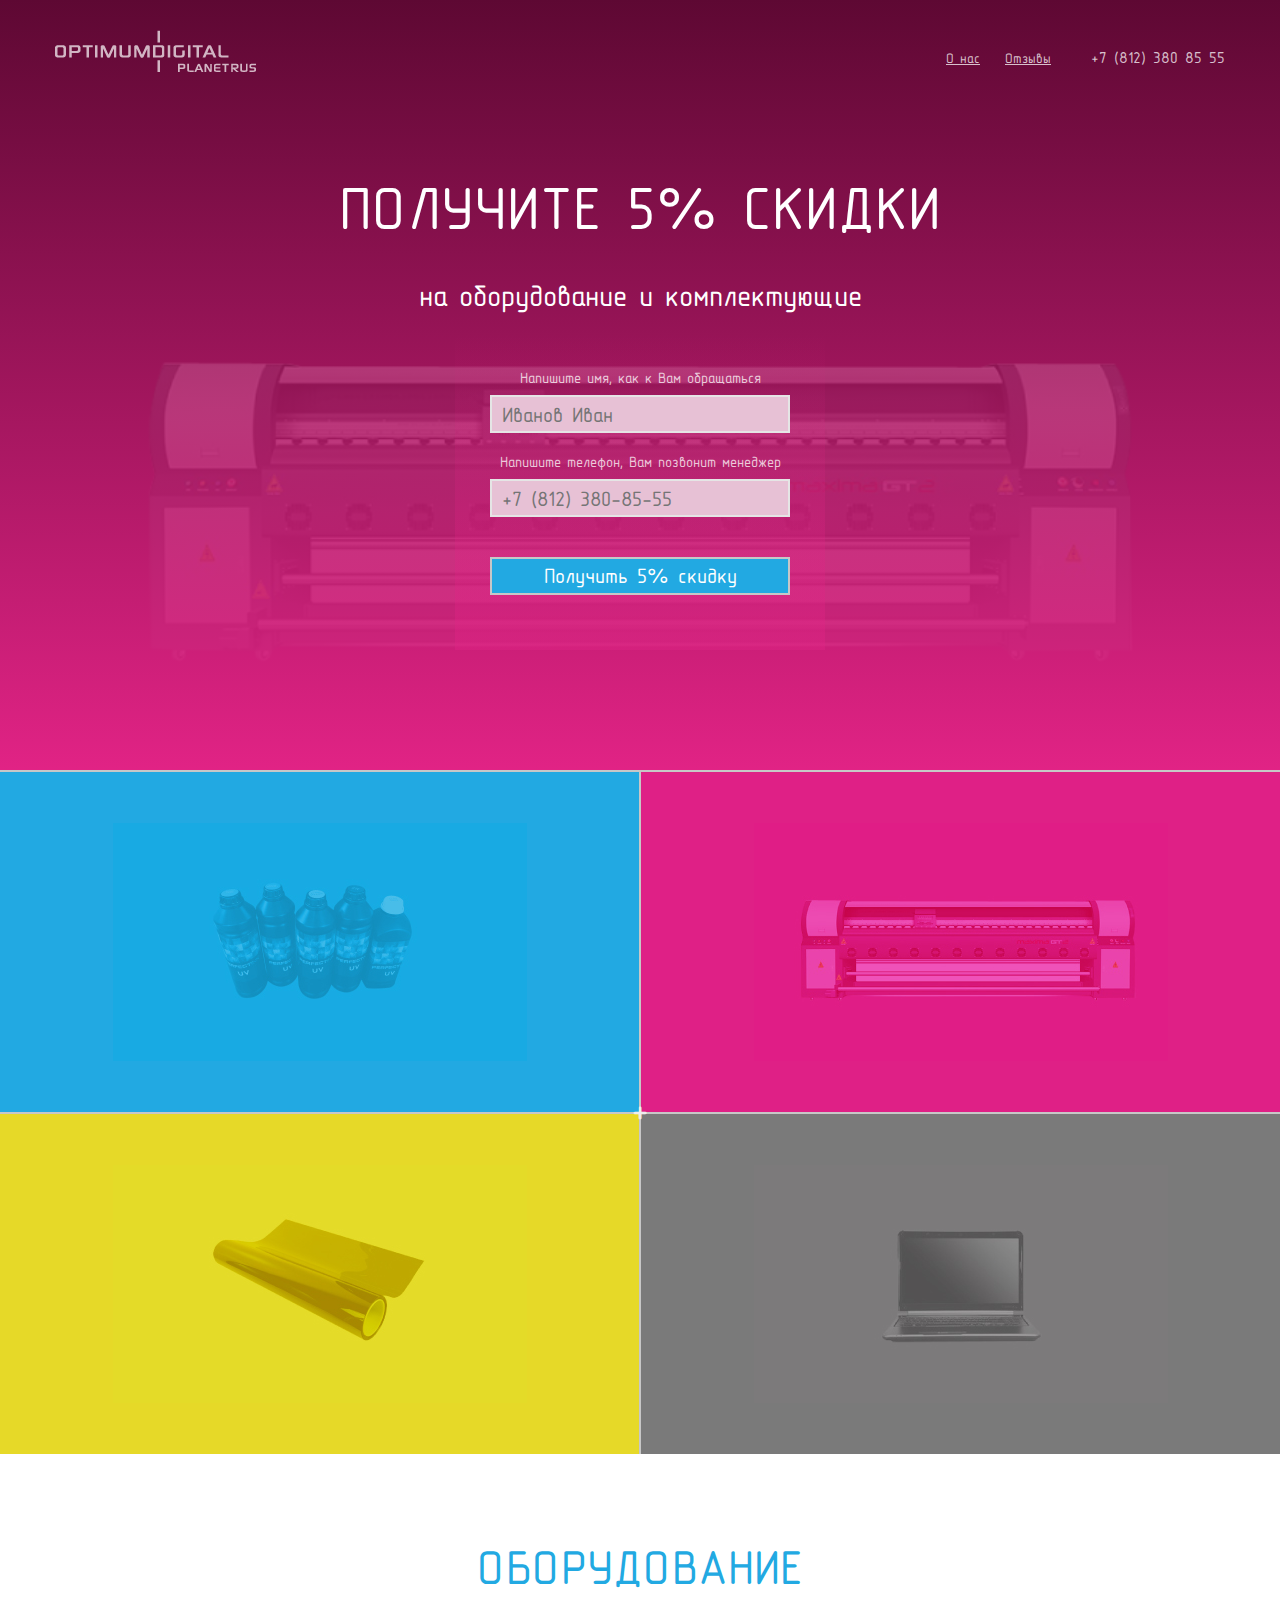
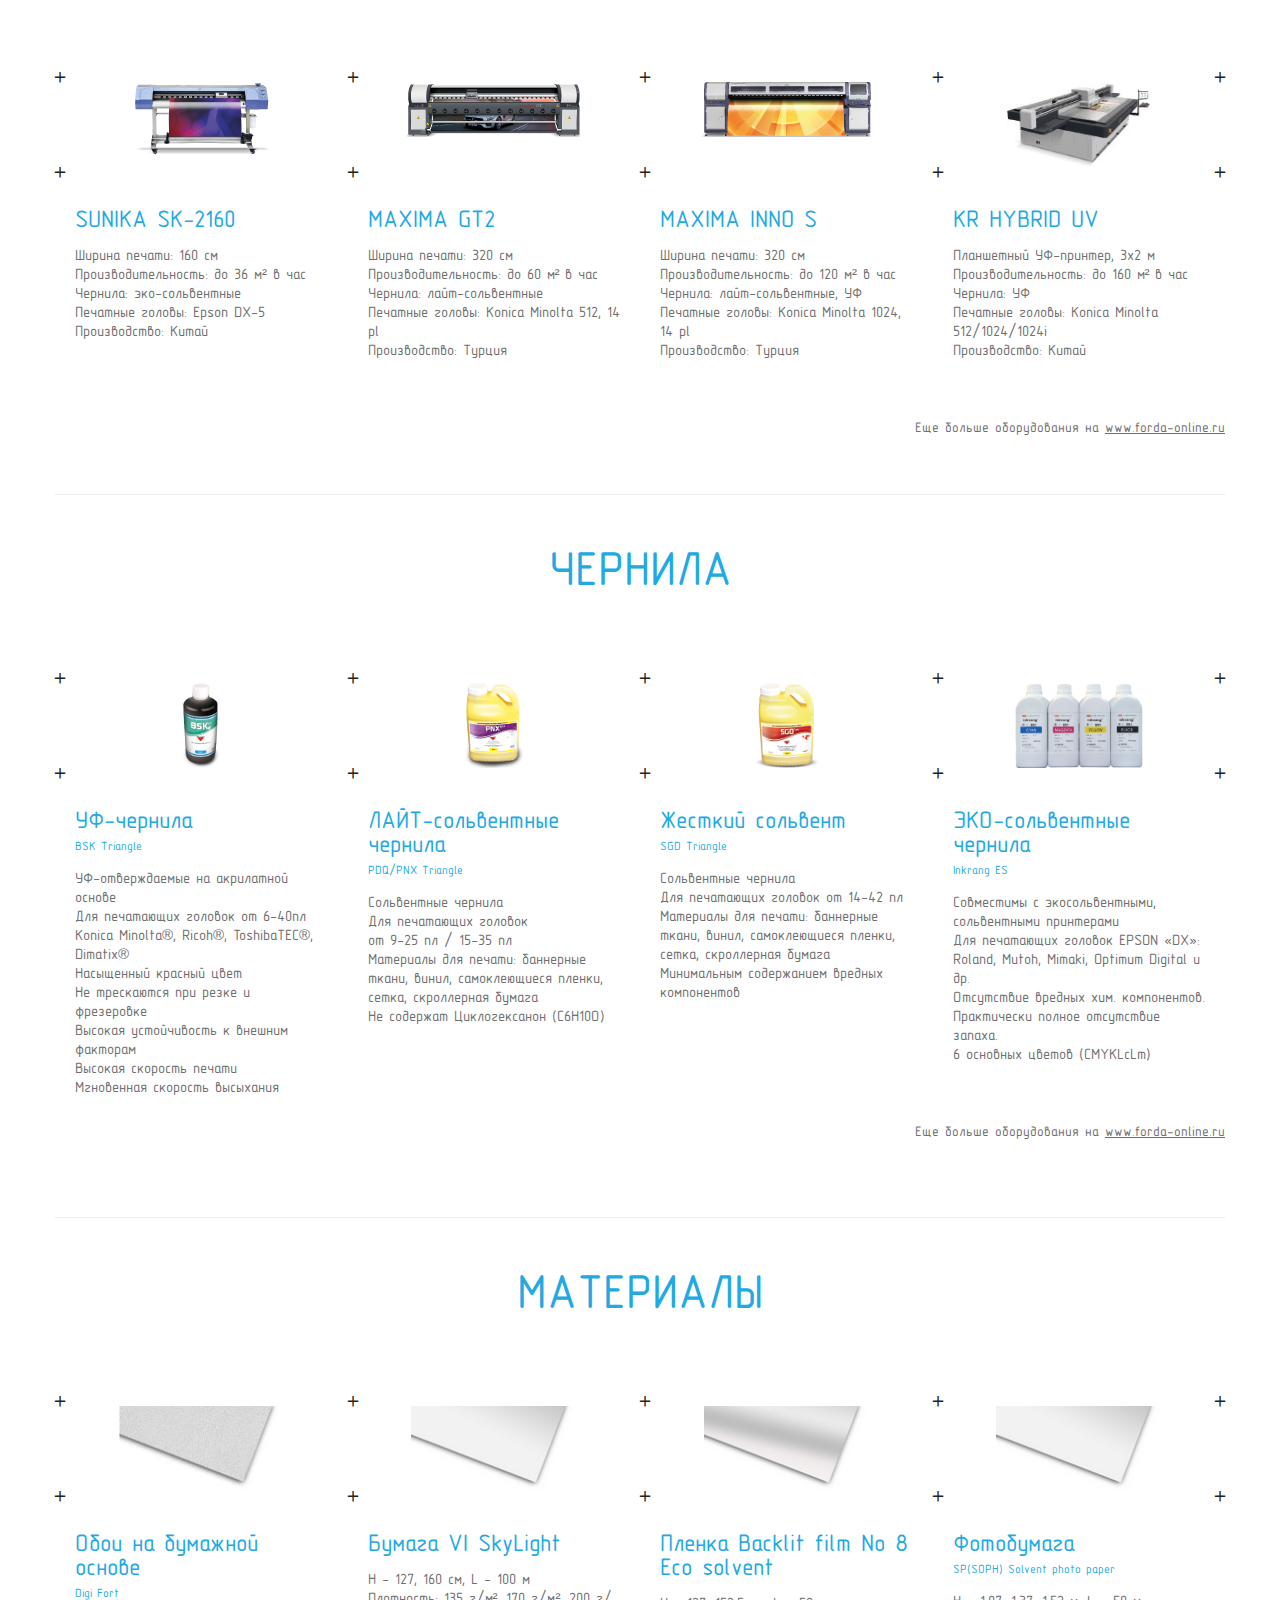
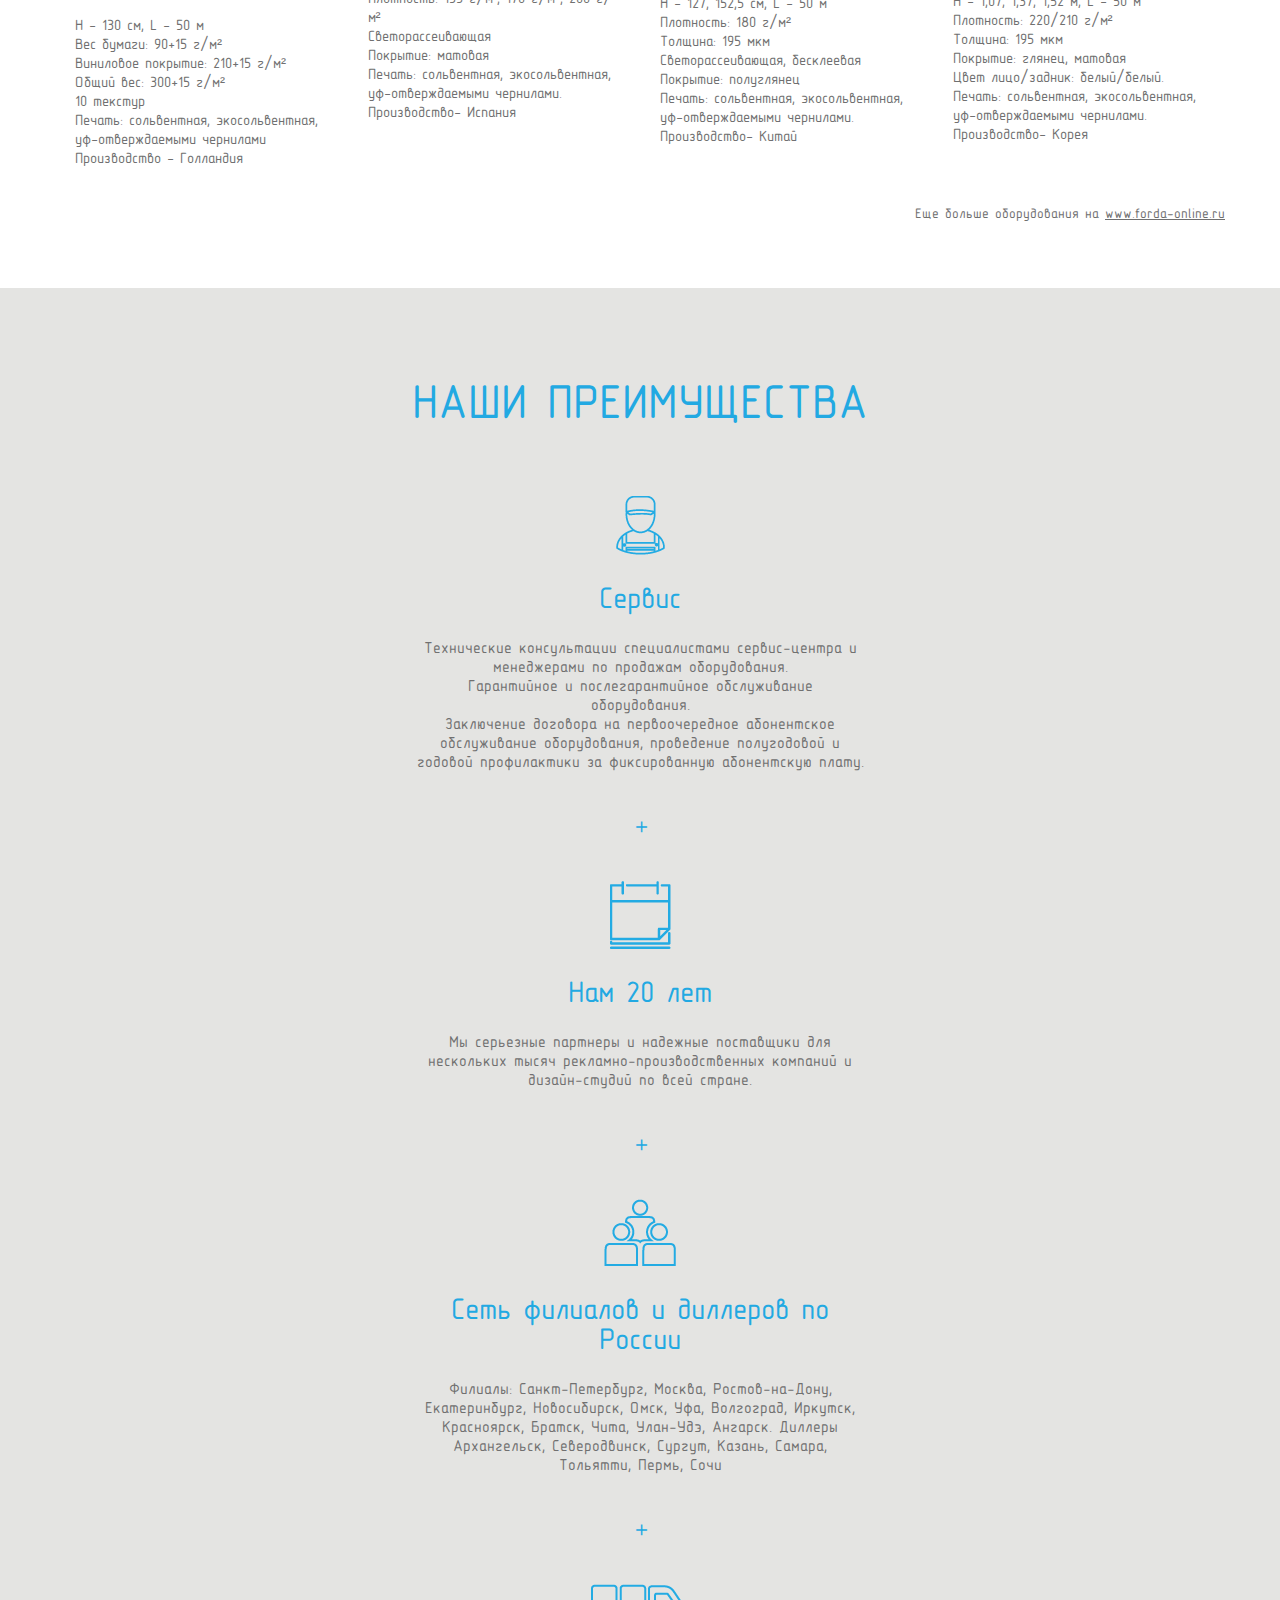
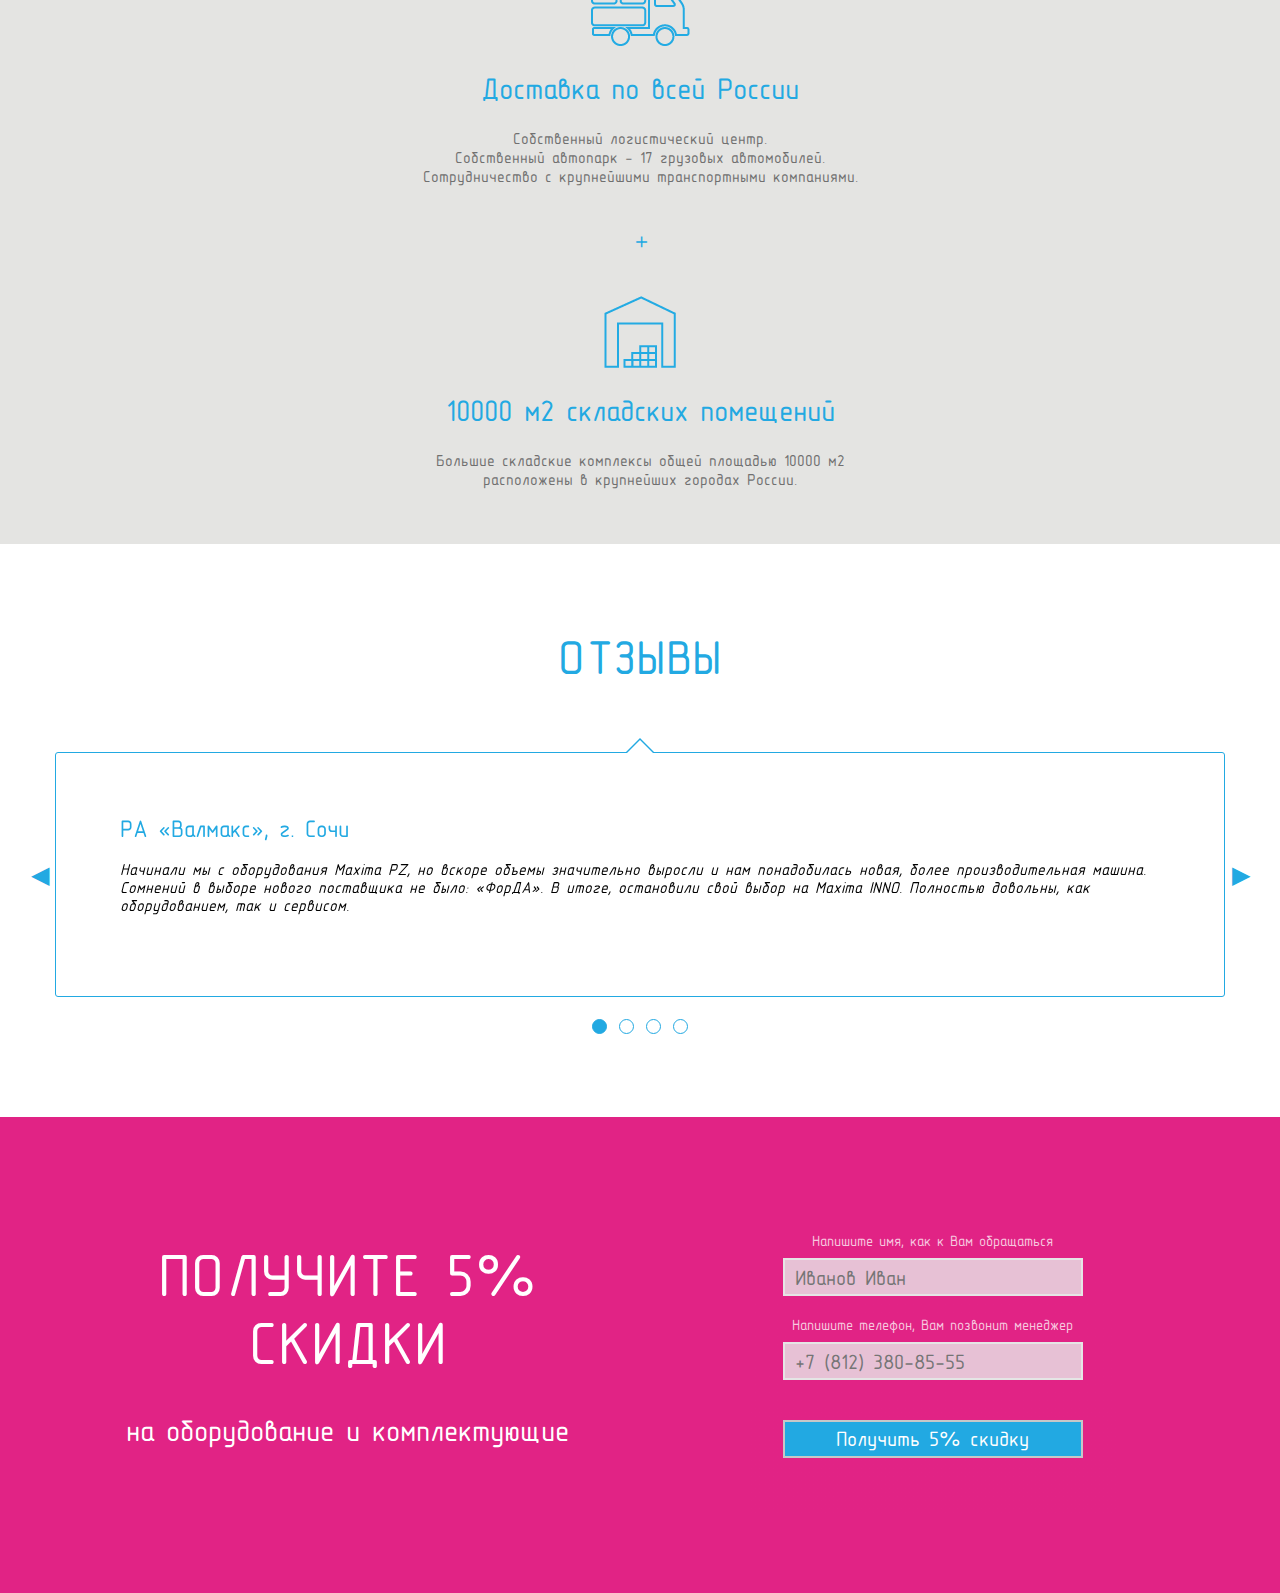
<file: index.html>
<!DOCTYPE html>
<html lang="en">

<head>
    <meta charset="UTF-8">
    <meta http-equiv="X-UA-Compatible" content="IE=edge">
    <meta name="viewport" content="width=device-width, initial-scale=1">

    <title>Forda Print</title>

    <link rel="stylesheet" href="css/import.css">

    <!--[if lt IE 9]>
    <script src="js/vendor/html5shiv.min.js"></script>
    <script src="js/vendor/html5-3.6-respond-1.1.0.min.js"></script>
    <![endif]-->

</head>

<body>

<!--[if lt IE 8]>
<p class="browsehappy">You are using an <strong>outdated</strong> browser. Please <a href="http://browsehappy.com/">upgrade your browser</a> to improve your experience.</p>
<![endif]-->


<!-- SITE HEADER start -->
<header class="site-header" data-ui-component="site-header">
    <div class="container  clear-group">

        <div class="site-header__logo">
            <a href="index.html">
                <img src="img/logo.png" alt="Forda Print">
            </a>
        </div><!-- .header-logo -->

        <div class="header-nav" data-ui-component="header-nav">
            <nav class="header-nav__navigation">
                <ul>
                    <li class="header-nav__navigation-item">
                        <a class="header-nav__navigation-link" href="index.html#about" data-scroll>О нас</a>
                    </li>
                    <li class="header-nav__navigation-item">
                        <a class="header-nav__navigation-link" href="index.html#feedback" data-scroll>Отзывы</a>
                    </li>
                </ul>
            </nav><!-- .header-nav__navigation -->
            <div class="header-nav__phone">
                <p>+7 (812) 380 85 55</p>
            </div><!-- .header-nav__phone -->
        </div><!-- .header-nav -->

    </div><!-- .container -->

    <div class="container">

        <section class="contact-form" data-ui-component="header-contact-form">

            <article class="contact-form__promo">
                <h2>Получите 5&#37; скидки</h2>
                <h3>на оборудование и комплектующие</h3>
            </article>

            <form class="contact-form__form" method="post">
                <div class="contact-form__field">
                    <label class="contact-form__label" for="name">Напишите имя, как к Вам обращаться</label>
                    <input class="contact-form__input" type="text" name="name" autocomplete="off" pattern="[а-яА-Яa-zA-Z'\s]{3,100}" required placeholder="Иванов Иван" oninvalid="setCustomValidity('Допускается кириллица и латиница в количестве от 3 до 100 символов')" onchange="setCustomValidity('')"/>
                </div><!-- .contact-form__field -->
                <div class="contact-form__field">
                    <label class="contact-form__label" for="phoe">Напишите телефон, Вам позвонит менеджер</label>
                    <input class="contact-form__input" type="text" name="phone" autocomplete="off" pattern="[0-9+-\s()]{7,20}" required placeholder="+7 (812) 380-85-55" oninvalid="setCustomValidity('Допускаются цифры, пробелы, круглые скобки и знаки сложения и вычитания в количестве от 7 до 20 символов')" onchange="setCustomValidity('')"/>
                </div><!-- .contact-form__field -->
                <div class="contact-form__field">
                    <button class="contact-form__btn" type="submit">Получить 5&#37; скидку</button>
                    <p class="contact-form__message-success" hidden>Ваша скидка уже в пути!</p>
                    <p class="contact-form__message-failure" hidden>Упс..возникла проблемка :(</p>
                </div><!-- .contact-form__field -->
            </form><!-- .contact-form__form -->
        </section><!-- .contact-form -->

    </div><!-- .container -->

</header><!-- .site-header -->
<!-- SITE HEADER end -->


<!-- CATALOG MENU start -->
<nav class="catalog-menu"  data-ui-component="main-catalog-menu">
    <ul class="catalog-menu__list  clear-group">
        <li class="[ catalog-menu__item  catalog-menu__item--inc ]">
            <a class="catalog-menu__title" href="index.html#inc" data-scroll>Чернила</a>
        </li>
        <li class="[ catalog-menu__item  catalog-menu__item--equipment ]">
            <a class="catalog-menu__title" href="index.html#equipment" data-scroll>Оборудование</a>
        </li>
        <li class="[ catalog-menu__item  catalog-menu__item--materials ]">
            <a class="catalog-menu__title" href="index.html#materials" data-scroll>Материалы</a>
        </li>
        <li class="[ catalog-menu__item  catalog-menu__item--service ]">
            <a class="catalog-menu__title" href="index.html#about" data-scroll>Сервис</a>
        </li>
    </ul>
</nav><!-- .catalog-menu -->
<!-- CATALOG MENU end -->


<!-- CATALOG start -->
<section class="content-slide" data-ui-component="content-slide">
    <div class="container">

        <!-- CATALOG BLOCK start -->
        <section class="catalog  clear-group" data-ui-component="catalog">

            <h2 class="content-slide__title" id="equipment">Оборудование</h2>

            <div class="catalog__container">
                <!-- PRODUCT start -->
                <article class="product">
                    <header class="product__header">
                        <figure class="product__image">
                            <img src="img/content/catalog_printer_1.png" alt="SUNIKA SK-2160">
                            <span class="[ product__image-art  product__image-art--520 ]"></span>
                        </figure>
                        <h3 class="product__title">SUNIKA SK-2160</h3>
                    </header>
                    <p class="product__description">Ширина печати: 160 см</p>
                    <p class="product__description">Производительность: до 36 м² в час</p>
                    <p class="product__description">Чернила: эко-сольвентные</p>
                    <p class="product__description">Печатные головы: Epson DX-5</p>
                    <p class="product__description">Производство: Китай</p>
                </article><!-- .product -->
                <!-- PRODUCT end -->
                <!-- PRODUCT start -->
                <article class="product">
                    <header class="product__header">
                        <figure class="product__image">
                            <img src="img/content/catalog_printer_2.png" alt="MAXIMA GT2">
                            <span class="[ product__image-art  product__image-art--900 ]"></span>
                        </figure>
                        <h3 class="product__title">MAXIMA GT2</h3>
                    </header>
                    <p class="product__description">Ширина печати: 320 см</p>
                    <p class="product__description">Производительность: до 60 м² в час</p>
                    <p class="product__description">Чернила: лайт-сольвентные</p>
                    <p class="product__description">Печатные головы: Konica Minolta 512, 14 pl</p>
                    <p class="product__description">Производство: Турция</p>
                </article><!-- .product -->
                <!-- PRODUCT end -->
            </div><!-- .catalog__container -->

            <div class="catalog__container">
                <!-- PRODUCT start -->
                <article class="product">
                    <header class="product__header">
                        <figure class="product__image">
                            <img src="img/content/catalog_printer_3.png" alt="MAXIMA INNO S">
                            <span class="[ product__image-art  product__image-art--520 ]"></span>
                        </figure>
                        <h3 class="product__title">MAXIMA INNO S</h3>
                    </header>
                    <p class="product__description">Ширина печати: 320 см</p>
                    <p class="product__description">Производительность: до 120 м² в час</p>
                    <p class="product__description">Чернила: лайт-сольвентные, УФ</p>
                    <p class="product__description">Печатные головы: Konica Minolta 1024, 14 pl</p>
                    <p class="product__description">Производство: Турция</p>
                </article><!-- .product -->
                <!-- PRODUCT end -->
                <!-- PRODUCT start -->
                <article class="product">
                    <header class="product__header">
                        <figure class="product__image">
                            <img src="img/content/catalog_printer_4.jpg" alt="KR HYBRID UV">
                            <span class="[ product__image-art  product__image-art--4 ]"></span>
                        </figure>
                        <h3 class="product__title">KR HYBRID UV</h3>
                    </header>
                    <p class="product__description">Планшетный УФ-принтер, 3х2 м</p>
                    <p class="product__description">Производительность: до 160 м² в час</p>
                    <p class="product__description">Чернила: УФ</p>
                    <p class="product__description">Печатные головы: Konica Minolta 512/1024/1024i</p>
                    <p class="product__description">Производство: Китай</p>
                </article><!-- .product -->
                <!-- PRODUCT end -->
            </div><!-- .catalog__container -->

            <p class="product__reference">Еще больше оборудования на <a href="http://www.forda-online.ru">www.forda-online.ru</a></p>

        </section><!-- .catalog -->
        <!-- CATALOG BLOCK end -->

        <!-- CATALOG BLOCK start -->
        <section class="catalog  clear-group" data-ui-component="catalog">

            <h2 class="content-slide__title" id="inc">Чернила</h2>

            <div class="catalog__container">
                <!-- PRODUCT start -->
                <article class="product">
                    <header class="product__header">
                        <figure class="product__image">
                            <img src="img/content/catalog_inc_1.png" alt="УФ-чернила">
                            <span class="[ product__image-art  product__image-art--520 ]"></span>
                        </figure>
                        <h3 class="product__title">УФ-чернила</h3>
                        <span class="product__title-detail">BSK Triangle</span>
                    </header>
                    <p class="product__description">УФ-отверждаемые на акрилатной основе</p>
                    <p class="product__description">Для печатающих головок от 6-40пл</p>
                    <p class="product__description">Konica Minolta&reg;, Ricoh&reg;, ToshibaTEC&reg;, Dimatix&reg;</p>
                    <p class="product__description">Насыщенный красный цвет</p>
                    <p class="product__description">Не трескаются при резке и фрезеровке</p>
                    <p class="product__description">Высокая устойчивость к внешним факторам</p>
                    <p class="product__description">Высокая скорость печати</p>
                    <p class="product__description">Мгновенная скорость высыхания</p>
                </article><!-- .product -->
                <!-- PRODUCT end -->
                <!-- PRODUCT start -->
                <article class="product">
                    <header class="product__header">
                        <figure class="product__image">
                            <img src="img/content/catalog_inc_2.png" alt="ЛАЙТ-сольвентные чернила">
                            <span class="[ product__image-art  product__image-art--900 ]"></span>
                        </figure>
                        <h3 class="product__title">ЛАЙТ-сольвентные чернила</h3>
                        <span class="product__title-detail">PDQ/PNX Triangle</span>
                    </header>
                    <p class="product__description">Сольвентные чернила</p>
                    <p class="product__description">Для печатающих головок</p>
                    <p class="product__description">от 9-25 пл / 15-35 пл</p>
                    <p class="product__description">Материалы для печати: баннерные ткани, винил, самоклеющиеся пленки, сетка, скроллерная бумага</p>
                    <p class="product__description">Не содержат Циклогексанон (С6Н10О)</p>
                </article><!-- .product -->
                <!-- PRODUCT end -->
            </div><!-- .catalog__container -->

            <div class="catalog__container">
                <!-- PRODUCT start -->
                <article class="product">
                    <header class="product__header">
                        <figure class="product__image">
                            <img src="img/content/catalog_inc_3.png" alt="Жесткий сольвент">
                            <span class="[ product__image-art  product__image-art--520 ]"></span>
                        </figure>
                        <h3 class="product__title">Жесткий сольвент</h3>
                        <span class="product__title-detail">SGD Triangle</span>
                    </header>
                    <p class="product__description">Сольвентные чернила</p>
                    <p class="product__description">Для печатающих головок от 14-42 пл</p>
                    <p class="product__description">Материалы для печати: баннерные ткани, винил, самоклеющиеся пленки, сетка, скроллерная бумага</p>
                    <p class="product__description">Минимальным содержанием вредных компонентов</p>
                </article><!-- .product -->
                <!-- PRODUCT end -->
                <!-- PRODUCT start -->
                <article class="product">
                    <header class="product__header">
                        <figure class="product__image">
                            <img src="img/content/catalog_inc_4.png" alt="ЭКО-сольвентные чернила">
                            <span class="product__image-art"></span>
                        </figure>
                        <h3 class="product__title">ЭКО-сольвентные чернила</h3>
                        <span class="product__title-detail">Inkrang ES</span>
                    </header>
                    <p class="product__description">Совместимы с экосольвентными, сольвентными принтерами</p>
                    <p class="product__description">Для печатающих головок EPSON «DX»: Roland, Mutoh, Mimaki, Optimum Digital и др.</p>
                    <p class="product__description">Отсутствие вредных хим. компонентов.</p>
                    <p class="product__description">Практически полное отсутствие запаха.</p>
                    <p class="product__description">6 основных цветов (CMYKLcLm)</p>
                </article><!-- .product -->
                <!-- PRODUCT end -->
            </div><!-- .catalog__container -->

            <p class="product__reference">Еще больше оборудования на <a href="http://www.forda-online.ru">www.forda-online.ru</a></p>

        </section><!-- .catalog -->
        <!-- CATALOG BLOCK end -->

        <!-- CATALOG BLOCK start -->
        <section class="catalog  clear-group" data-ui-component="catalog">

            <h2 class="content-slide__title" id="materials">Материалы</h2>

            <div class="catalog__container">
                <!-- PRODUCT start -->
                <article class="product">
                    <header class="product__header">
                        <figure class="product__image">
                            <img src="img/content/catalog_paper.jpg" alt="Обои на бумажной основе">
                            <span class="[ product__image-art  product__image-art--520 ]"></span>
                        </figure>
                        <h3 class="product__title">Обои на бумажной основе</h3>
                        <span class="product__title-detail">Digi Fort</span>
                    </header>
                    <p class="product__description">H - 130 см, L - 50 м</p>
                    <p class="product__description">Вес бумаги:  90+15 г/м²</p>
                    <p class="product__description">Виниловое покрытие: 210+15 г/м²</p>
                    <p class="product__description">Общий вес: 300+15 г/м²</p>
                    <p class="product__description">10 текстур</p>
                    <p class="product__description">Печать: сольвентная, экосольвентная, уф-отверждаемыми чернилами</p>
                    <p class="product__description">Производство - Голландия</p>
                </article><!-- .product -->
                <!-- PRODUCT end -->
                <!-- PRODUCT start -->
                <article class="product">
                    <header class="product__header">
                        <figure class="product__image">
                            <img src="img/content/catalog_skylight.jpg" alt="Бумага VI SkyLight">
                            <span class="[ product__image-art  product__image-art--900 ]"></span>
                        </figure>
                        <h3 class="product__title">Бумага VI SkyLight</h3>
                    </header>
                    <p class="product__description">H - 127, 160 см, L - 100 м</p>
                    <p class="product__description">Плотность: 135 г/м², 170 г/м², 200 г/м²</p>
                    <p class="product__description">Светорассеивающая</p>
                    <p class="product__description">Покрытие: матовая</p>
                    <p class="product__description">Печать: сольвентная, экосольвентная, уф-отверждаемыми чернилами.</p>
                    <p class="product__description">Производство- Испания</p>
                </article><!-- .product -->
                <!-- PRODUCT end -->
            </div><!-- .catalog__container -->

            <div class="catalog__container">
                <!-- PRODUCT start -->
                <article class="product">
                    <header class="product__header">
                        <figure class="product__image">
                            <img src="img/content/catalog_backlit.jpg" alt="Пленка Backlit film No 8 Eco solvent">
                            <span class="[ product__image-art  product__image-art--520 ]"></span>
                        </figure>
                        <h3 class="product__title">Пленка Backlit film No 8 Eco solvent</h3>
                    </header>
                    <p class="product__description">H - 127, 152,5 см, L - 50 м</p>
                    <p class="product__description">Плотность: 180 г/м²</p>
                    <p class="product__description">Толщина: 195 мкм</p>
                    <p class="product__description">Светорассеивающая, бесклеевая</p>
                    <p class="product__description">Покрытие: полуглянец</p>
                    <p class="product__description">Печать: сольвентная, экосольвентная, уф-отверждаемыми чернилами.</p>
                    <p class="product__description">Производство- Китай</p>
                </article><!-- .product -->
                <!-- PRODUCT end -->
                <!-- PRODUCT start -->
                <article class="product">
                    <header class="product__header">
                        <figure class="product__image">
                            <img src="img/content/catalog_skylight.jpg" alt="Фотобумага">
                            <span class="product__image-art"></span>
                        </figure>
                        <h3 class="product__title">Фотобумага</h3>
                        <span class="product__title-detail">SP(SOPH) Solvent  photo paper</span>
                    </header>
                    <p class="product__description">H - 1,07, 1,37, 1,52 м, L - 50 м</p>
                    <p class="product__description">Плотность: 220/210 г/м²</p>
                    <p class="product__description">Толщина: 195 мкм</p>
                    <p class="product__description">Покрытие: глянец, матовая</p>
                    <p class="product__description">Цвет лицо/задник: белый/белый.</p>
                    <p class="product__description">Печать: сольвентная, экосольвентная, уф-отверждаемыми чернилами.</p>
                    <p class="product__description">Производство- Корея</p>
                </article><!-- .product -->
                <!-- PRODUCT end -->
            </div><!-- .catalog__container -->

            <p class="product__reference">Еще больше оборудования на <a href="http://www.forda-online.ru">www.forda-online.ru</a></p>

        </section><!-- .catalog -->
        <!-- CATALOG BLOCK end -->

    </div><!-- .container -->
</section><!-- .content-slide -->
<!-- CATALOG end -->


<!-- PROMO start -->
<section class="content-slide  bg-gray" data-ui-component="content-slide-block">
    <div class="container">

        <h2 class="content-slide__title" id="about">Наши преимущества</h2>

        <!-- PROMO ITEM start -->
        <article class="promo-block" data-ui-component="promo-block">
            <span class="[ promo-block__ico  ico-service ]"></span>
            <h3 class="promo-block__title">Сервис</h3>
            <p class="promo-block__description">Технические консультации специалистами сервис-центра и менеджерами по продажам оборудования.</p>
            <p class="promo-block__description">Гарантийное и послегарантийное обслуживание оборудования.</p>
            <p class="promo-block__description">Заключение договора на первоочередное абонентское обслуживание оборудования, проведение полугодовой и годовой профилактики за фиксированную абонентскую плату.</p>
        </article><!-- .promo-block -->
        <!-- PROMO ITEM end -->

        <!-- PROMO ITEM start -->
        <article class="promo-block" data-ui-component="promo-block">
            <span class="[ promo-block__ico  ico-partners ]"></span>
            <h3 class="promo-block__title">Нам 20 лет</h3>
            <p class="promo-block__description">Мы серьезные партнеры и надежные поставщики для нескольких тысяч рекламно-производственных компаний и дизайн-студий по всей стране.</p>
        </article><!-- .promo-block -->
        <!-- PROMO ITEM end -->

        <!-- PROMO ITEM start -->
        <article class="promo-block" data-ui-component="promo-block">
            <span class="[ promo-block__ico  ico-dealer ]"></span>
            <h3 class="promo-block__title">Сеть филиалов и диллеров по России</h3>
            <p class="promo-block__description">Филиалы: Санкт-Петербург, Москва, Ростов-на-Дону, Екатеринбург, Новосибирск, Омск, Уфа, Волгоград, Иркутск, Красноярск, Братск, Чита, Улан-Удэ, Ангарск. Диллеры Архангельск, Северодвинск, Сургут, Казань, Самара, Тольятти, Пермь, Сочи</p>
        </article><!-- .promo-block -->
        <!-- PROMO ITEM end -->

        <!-- PROMO ITEM start -->
        <article class="promo-block" data-ui-component="promo-block">
            <span class="[ promo-block__ico  ico-delivery ]"></span>
            <h3 class="promo-block__title">Доставка по всей России</h3>
            <p class="promo-block__description">Собственный логистический центр.</p>
            <p class="promo-block__description">Собственный автопарк – 17 грузовых автомобилей.</p>
            <p class="promo-block__description">Сотрудничество с крупнейшими транспортными компаниями.</p>
        </article><!-- .promo-block -->
        <!-- PROMO ITEM end -->

        <!-- PROMO ITEM start -->
        <article class="promo-block" data-ui-component="promo-block">
            <span class="[ promo-block__ico  ico-store ]"></span>
            <h3 class="promo-block__title">10000 м2 складских помещений</h3>
            <p class="promo-block__description">Большие складские комплексы общей площадью 10000 м2 расположены в крупнейших городах России.</p>
        </article><!-- .promo-block -->
        <!-- PROMO ITEM end -->

    </div><!-- .container -->
</section><!-- .content-slide -->
<!-- PROMO end -->


<!-- FEEDBACK start -->
<section class="content-slide" data-ui-component="content-slide-block">
    <div class="container">

        <h2 class="content-slide__title" id="feedback">Отзывы</h2>

        <section class="feedback-slider" data-ui-component="feedback-slider">
            <div class="flexslider" id="flexslider">
                <ul class="slides">
                    <li>
                        <h4 class="feedback-slider__title">РА &laquo;Валмакс&raquo;, г. Сочи</h4>
                        <p class="feedback-slider__text">Начинали мы с оборудования Maxima PZ, но вскоре объемы значительно выросли и нам понадобилась новая, более производительная машина. Сомнений в выборе нового поставщика не было: &laquo;ФорДА&raquo;. В итоге, остановили свой выбор на Maxima INNO. Полностью довольны, как оборудованием, так и сервисом.</p>
                    </li>
                    <li>
                        <h4 class="feedback-slider__title">РА &laquo;Хамелеон&raquo;, г. Екатеринбург</h4>
                        <p class="feedback-slider__text">Приобрели широкоформатный принтер Maxima в 2012 году. Довольны, как самим аппаратом, который оказался надежным и качественным, так и подходом компании &laquo;ФорДА&raquo; к обслуживанию и сервису.</p>
                    </li>
                    <li>
                        <h4 class="feedback-slider__title">&laquo;Румитекс&raquo;, г. Екатеринбург</h4>
                        <p class="feedback-slider__text">В 2014 году мы приобрели у &laquo;Форды&raquo; планшетный принтер Viktor KJ. Нам необходимо было печатать на твердых поверхностях и данное оборудование стало оптимальным выбором для нас с точки зрения цены и качества. К сервису компании &laquo;ФорДА&raquo; у нас также нет никаких нареканий.</p>
                    </li>
                    <li>
                        <h4 class="feedback-slider__title">РПФ &laquo;Флорекс&raquo;</h4>
                        <p class="feedback-slider__text">Количество установленных у нас принтеров Maxima от компании &laquo;Форды&raquo; говорит само за себя: 4 штуки! Оптимальный выбор для тех, кому необходима производительное оборудование с достойным качеством печати.</p>
                    </li>
                </ul>
            </div>
            <div class="custom-navigation">
                <a href="index.html#" class="flex-prev">&#9664;</a>
                <div class="custom-controls-container"></div>
                <a href="index.html#" class="flex-next">&#9654;</a>
            </div><!-- .flexslider -->
        </section><!-- .feedback-slider -->
    </div><!-- .container -->
</section><!-- .content-slide -->
<!-- FEEDBACK end -->


<!-- SITE FOOTER start -->
<footer class="site-footer" data-ui-component="site-footer">
    <div class="container  clear-group">

        <section class="contact-form" data-ui-component="header-contact-form">

            <div class="site-footer__section">
                <article class="contact-form__promo">
                    <h2>Получите 5&#37; скидки</h2>
                    <h3>на оборудование и комплектующие</h3>
                </article>
            </div><!-- .site-footer__section -->

            <div class="site-footer__section">
                <form class="contact-form__form" method="post">
                    <div class="contact-form__field">
                        <label class="contact-form__label" for="name">Напишите имя, как к Вам обращаться</label>
                        <input class="contact-form__input" type="text" name="name" autocomplete="off" pattern="[а-яА-Яa-zA-Z'\s]{3,100}" required placeholder="Иванов Иван" oninvalid="setCustomValidity('Допускается кириллица и латиница в количестве от 3 до 100 символов')" onchange="setCustomValidity('')"/>
                    </div><!-- .contact-form__field -->
                    <div class="contact-form__field">
                        <label class="contact-form__label" for="phoe">Напишите телефон, Вам позвонит менеджер</label>
                        <input class="contact-form__input" type="text" name="phone" autocomplete="off" pattern="[0-9+-\s()]{7,20}" required placeholder="+7 (812) 380-85-55" oninvalid="setCustomValidity('Допускаются цифры, пробелы, круглые скобки и знаки сложения и вычитания в количестве от 7 до 20 символов')" onchange="setCustomValidity('')"/>
                    </div><!-- .contact-form__field -->
                    <div class="contact-form__field">
                        <button class="contact-form__btn" type="submit">Получить 5&#37; скидку</button>
                        <p class="contact-form__message-success" hidden>Ваша скидка уже в пути!</p>
                        <p class="contact-form__message-failure" hidden>Упс..возникла проблемка :(</p>
                    </div><!-- .contact-form__field -->
                </form><!-- .contact-form__form -->
            </div><!-- .site-footer__section -->

        </section><!-- .contact-form -->

    </div><!-- .container -->
</footer><!-- .site-footer -->
<!-- SITE FOOTER start -->

<script src="js/vendor/jquery-1.11.1.min.js"></script>
<script src="js/plugins/flexslider/jquery.flexslider-min.js"></script>
<script src="js/plugins/smoothscroll/smooth-scroll.min.js"></script>
<script src="js/main.js"></script>

</body>
</html>
</file>
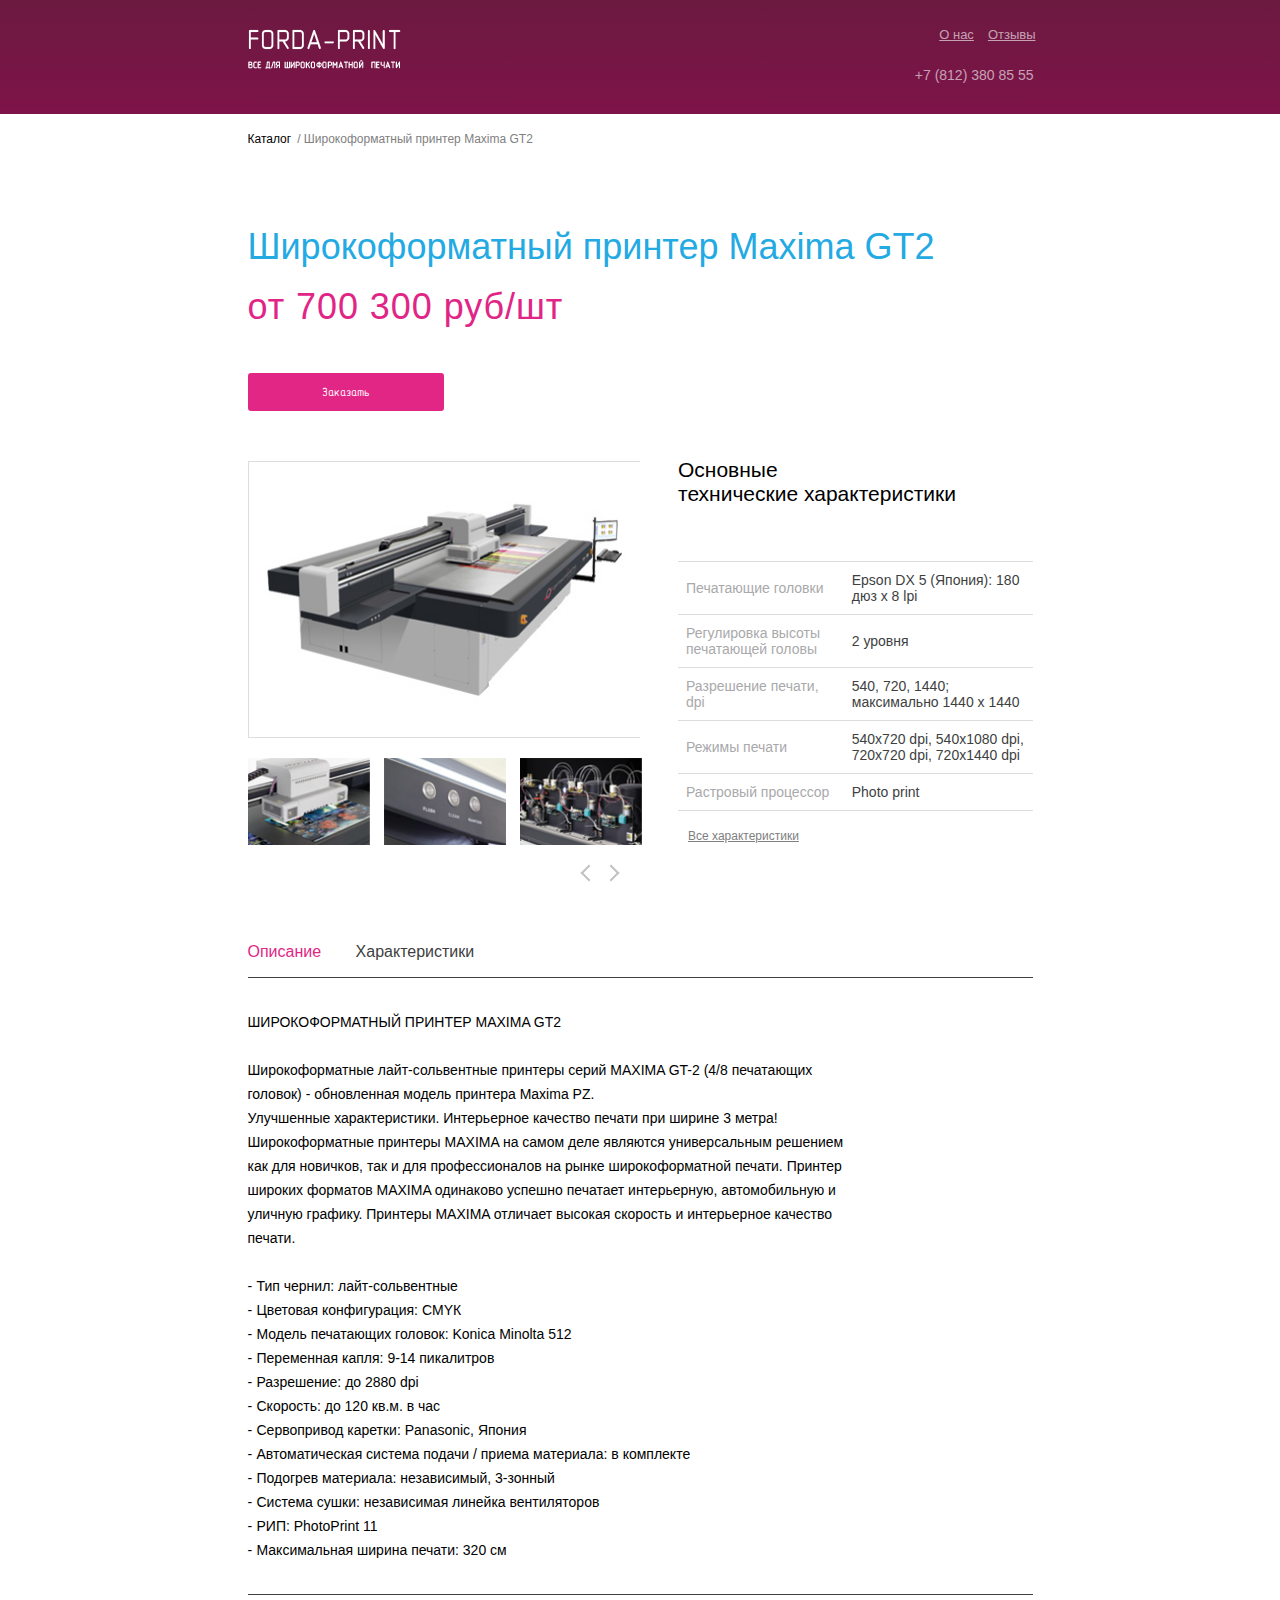
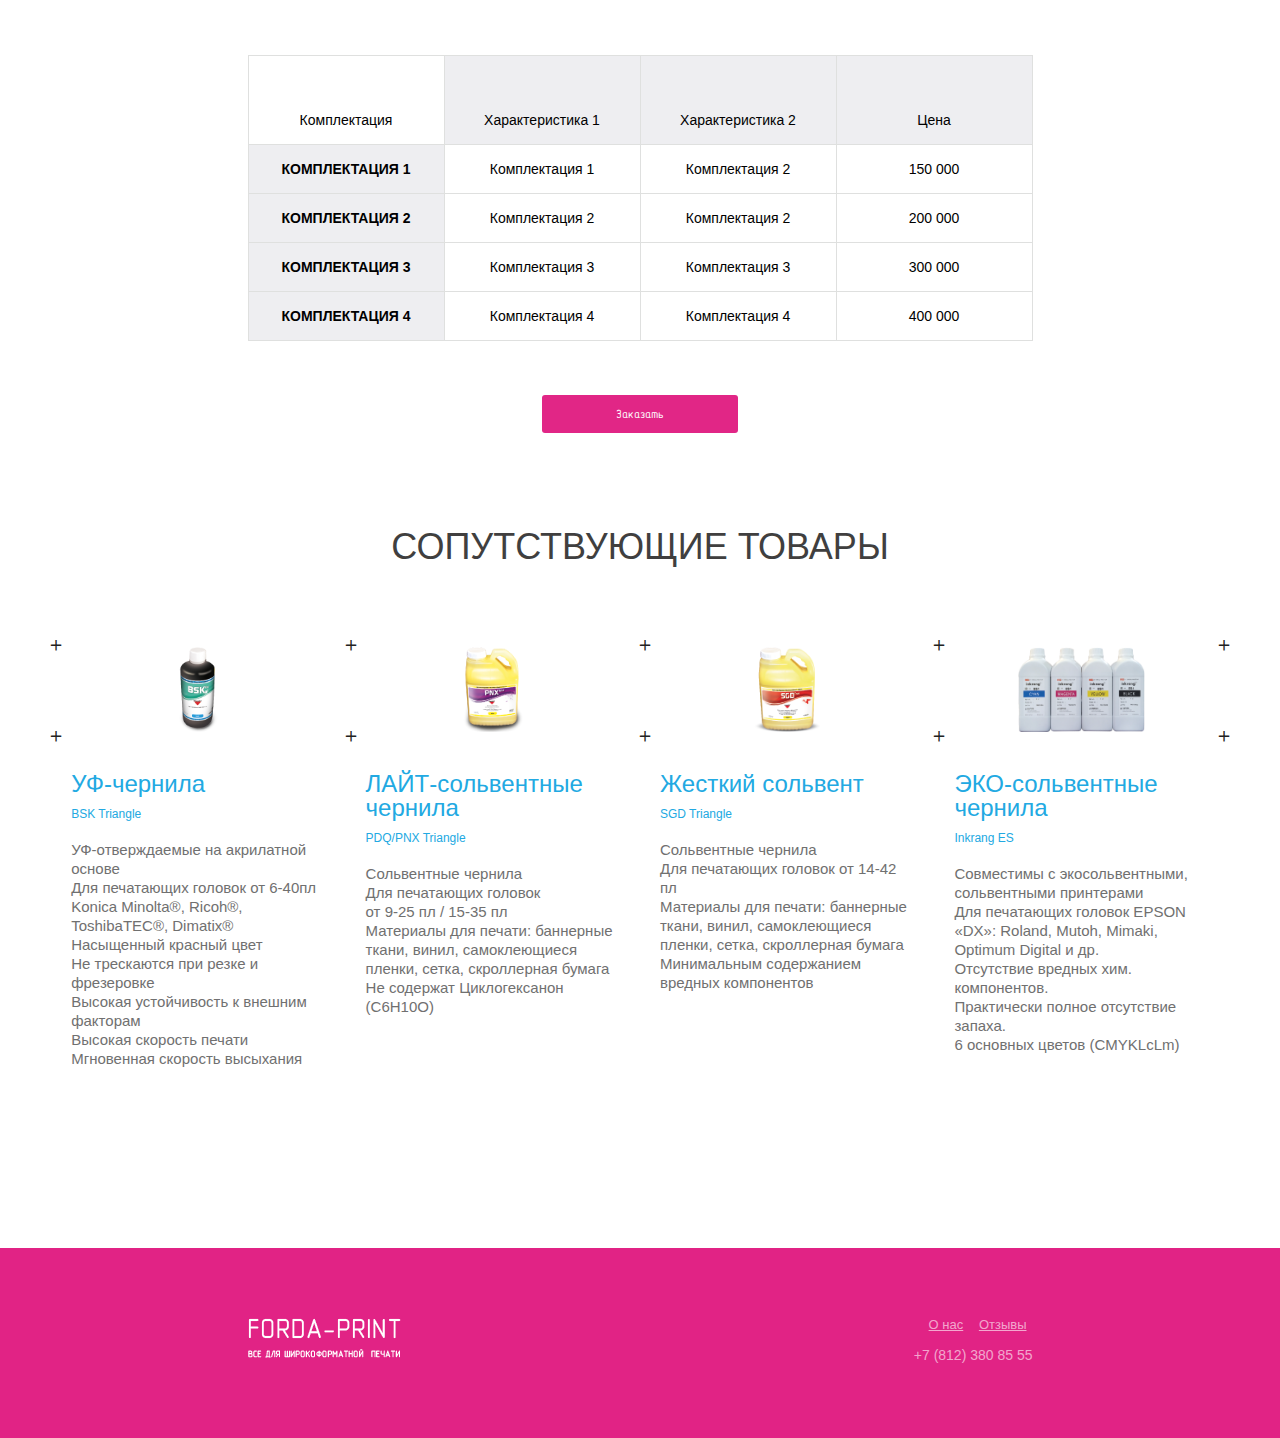
<file: product.html>
<!DOCTYPE html>
<html lang="en">

<head>
	<meta charset="UTF-8">
	<meta http-equiv="X-UA-Compatible" content="IE=edge">
	<meta name="viewport" content="width=device-width, initial-scale=1">

	<title>Forda Print</title>
	<link rel="stylesheet" href="css/plugins/slick-carousel/slick.css">
	<link rel="stylesheet" href="css/plugins/magnific-popup/magnific-popup.css">
	<link rel="stylesheet" href="css/import.css">

	<!--[if lt IE 9]>
	<link rel="stylesheet" href="css/ie.css">
	<script src="js/vendor/html5shiv.min.js"></script>
	<![endif]-->

</head>
<body class="page-inner">

	<!-- Inner Header -->
	<header class="inner-header">
		<div class="container container-narrow">
			<h1 class="hidden">Forda Print</h1>
			<p class="logo"><a href="index.html"><img src="img/logo-inner.png" width="154" height="40" alt="Forda Print"></a></p>
			<a class="tel" href="tel:+7(812)-380-85-55">+7 (812) 380 85 55</a>
			<div class="search">
				<form action="">
					<input type="text" placeholder="Поиск товаров в каталоге">
					<button type="submit"></button>
				</form>
			</div>
			<nav class="nav">
				<ul>
					<li><a href="index.html#about">О нас</a></li>
					<li><a href="index.html#feedback">Отзывы</a></li>
				</ul>
			</nav>
		</div>
	</header>

	<!-- Main -->
	<main class="main">
		<article>
			<div class="container container-narrow">

				<!-- Breadcrumbs -->
				<ul class="breadcrumbs">
					<li><a href="#">Каталог</a></li>
					<li>Широкоформатный принтер Maxima GT2</li>
				</ul>
				<!-- /Breadcrumbs -->

				<!-- Page-product -->
				<div class="page-product">
					<h1 class="heading">Широкоформатный принтер Maxima GT2 <br><span class="color">от 700 300 руб/шт</span></h1>
					<a class="button js-popup" href="popup-order.html">Заказать</a>

					<!-- Product-item -->
					<section class="product-item">
						<div class="picture">
							<ul class="slider-for">
								<li><img src="img/slider/product-1.jpg" width="390" height="274" alt=""></li>
								<li><img src="img/slider/product-1.jpg" width="390" height="274" alt=""></li>
								<li><img src="img/slider/product-1.jpg" width="390" height="274" alt=""></li>
								<li><img src="img/slider/product-1.jpg" width="390" height="274" alt=""></li>
								<li><img src="img/slider/product-1.jpg" width="390" height="274" alt=""></li>
								<li><img src="img/slider/product-1.jpg" width="390" height="274" alt=""></li>
							</ul>
							<ul class="slider-nav">
								<li><img src="img/slider/product-1s.jpg" width="120" height="86" alt=""></li>
								<li><img src="img/slider/product-2s.jpg" width="120" height="86" alt=""></li>
								<li><img src="img/slider/product-3s.jpg" width="120" height="86" alt=""></li>
								<li><img src="img/slider/product-3s.jpg" width="120" height="86" alt=""></li>
								<li><img src="img/slider/product-3s.jpg" width="120" height="86" alt=""></li>
								<li><img src="img/slider/product-3s.jpg" width="120" height="86" alt=""></li>
							</ul>
						</div>
						<div class="product-card">
							<h2 class="title">Основные <br>технические характеристики</h2>
							<dl class="list">
								<dt>Печатающие головки</dt>
								<dd>Epson DX 5 (Япония): 180 дюз х 8 lpi</dd>
								<dt>Регулировка высоты печатающей головы</dt>
								<dd>2 уровня</dd>
								<dt>Разрешение печати, dpi</dt>
								<dd>540, 720, 1440; максимально 1440 х 1440</dd>
								<dt>Режимы печати</dt>
								<dd>540x720 dpi, 540x1080 dpi, 720x720 dpi, 720x1440 dpi</dd>
								<dt>Растровый процессор</dt>
								<dd>Photo print</dd>
							</dl>
							<a class="more" href="#">Все характеристики</a>
						</div>
					</section>
					<!-- /Product-item -->

					<!-- Nav tabs -->
					<ul class="tab-nav">
						<li class="active"><a href="#describe">Описание</a></li>
						<li><a href="#characteristics">Характеристики</a></li>
					</ul>
					<!-- /Nav tabs -->

					<!-- Tab content -->
					<div class="tab-content">
						<div class="tab-panel tab-active" id="describe">
							<div class="describe">
								<p class="upper">Широкоформатный принтер Maxima GT2</p>
								<p>Широкоформатные лайт-сольвентные принтеры серий MAXIMA GT-2 (4/8 печатающих головок) - обновленная модель принтера Maxima PZ.
									<br>Улучшенные характеристики. Интерьерное качество печати при ширине 3 метра! Широкоформатные принтеры MAXIMA на самом деле являются универсальным решением как для новичков, так и для профессионалов на рынке широкоформатной печати. Принтер широких форматов MAXIMA одинаково успешно печатает интерьерную, автомобильную и уличную графику. Принтеры MAXIMA отличает высокая скорость и интерьерное качество печати.
								</p>
								<ul>
									<li>Тип чернил: лайт-сольвентные</li>
									<li>Цветовая конфигурация: CMYК</li>
									<li>Модель печатающих головок: Konica Minolta 512</li>
									<li>Переменная капля: 9-14 пикалитров</li>
									<li>Разрешение: до 2880 dpi</li>
									<li>Скорость: до 120 кв.м. в час</li>
									<li>Сервопривод каретки: Panasonic, Япония</li>
									<li>Автоматическая система подачи / приема материала: в комплекте</li>
									<li>Подогрев материала: независимый, 3-зонный</li>
									<li>Система сушки: независимая линейка вентиляторов</li>
									<li>РИП: PhotoPrint 11</li>
									<li>Максимальная ширина печати: 320 см</li>
								</ul>
							</div>
						</div>
						<div class="tab-panel" id="characteristics">
							<div class="default">
								<ul>
									<li>Тип чернил: лайт-сольвентные</li>
									<li>Цветовая конфигурация: CMYК</li>
									<li>Модель печатающих головок: Konica Minolta 512</li>
									<li>Переменная капля: 9-14 пикалитров</li>
									<li>Разрешение: до 2880 dpi</li>
									<li>Скорость: до 120 кв.м. в час</li>
									<li>Сервопривод каретки: Panasonic, Япония</li>
									<li>Автоматическая система подачи / приема материала: в комплекте</li>
									<li>Подогрев материала: независимый, 3-зонный</li>
									<li>Система сушки: независимая линейка вентиляторов</li>
									<li>РИП: PhotoPrint 11</li>
									<li>Максимальная ширина печати: 320 см</li>
								</ul>
							</div>
						</div>
					</div>
					<!-- /Tab content -->

					<!-- Table-price -->
					<div class="table-responsive">
						<table class="table-price">
						<thead>
						<tr>
							<th>Комплектация</th>
							<th>Характеристика 1</th>
							<th>Характеристика 2</th>
							<th>Цена</th>
						</tr>
						</thead>
						<tbody>
						<tr>
							<td>Комплектация 1</td>
							<td>Комплектация 1</td>
							<td>Комплектация 2</td>
							<td>150 000</td>
						</tr>
						<tr>
							<td>Комплектация 2</td>
							<td>Комплектация 2</td>
							<td>Комплектация 2</td>
							<td>200 000</td>
						</tr>
						<tr>
							<td>Комплектация 3</td>
							<td>Комплектация 3</td>
							<td>Комплектация 3</td>
							<td>300 000</td>
						</tr>
						<tr>
							<td>Комплектация 4</td>
							<td>Комплектация 4</td>
							<td>Комплектация 4</td>
							<td>400 000</td>
						</tr>
						</tbody>
						</table>
					</div>
					<!-- /Table-price -->

					<p class="text-center"><a class="button js-popup" href="popup-order.html">Заказать</a></p>

					<!-- Catalog block -->
					<aside class="catalog  clear-group" data-ui-component="catalog">
						<div class="catalog-space">
							<h2 class="content-slide__title" >Сопутствующие товары</h2>
							<div class="catalog__container">

								<!-- Product -->
								<article class="product">
									<header class="product__header">
										<figure class="product__image">
											<img src="img/content/catalog_inc_1.png" alt="УФ-чернила">
											<span class="[ product__image-art  product__image-art--520 ]"></span>
										</figure>
										<h3 class="product__title">УФ-чернила</h3>
										<span class="product__title-detail">BSK Triangle</span>
									</header>
									<p class="product__description">УФ-отверждаемые на акрилатной основе</p>
									<p class="product__description">Для печатающих головок от 6-40пл</p>
									<p class="product__description">Konica Minolta&reg;, Ricoh&reg;, ToshibaTEC&reg;, Dimatix&reg;</p>
									<p class="product__description">Насыщенный красный цвет</p>
									<p class="product__description">Не трескаются при резке и фрезеровке</p>
									<p class="product__description">Высокая устойчивость к внешним факторам</p>
									<p class="product__description">Высокая скорость печати</p>
									<p class="product__description">Мгновенная скорость высыхания</p>
								</article>
								<!-- /Product -->

								<!-- Product -->
								<article class="product">
									<header class="product__header">
										<figure class="product__image">
											<img src="img/content/catalog_inc_2.png" alt="ЛАЙТ-сольвентные чернила">
											<span class="[ product__image-art  product__image-art--900 ]"></span>
										</figure>
										<h3 class="product__title">ЛАЙТ-сольвентные чернила</h3>
										<span class="product__title-detail">PDQ/PNX Triangle</span>
									</header>
									<p class="product__description">Сольвентные чернила</p>
									<p class="product__description">Для печатающих головок</p>
									<p class="product__description">от 9-25 пл / 15-35 пл</p>
									<p class="product__description">Материалы для печати: баннерные ткани, винил, самоклеющиеся пленки, сетка, скроллерная бумага</p>
									<p class="product__description">Не содержат Циклогексанон (С6Н10О)</p>
								</article>
								<!-- /Product -->

							</div>
							<div class="catalog__container">

								<!-- Product -->
								<article class="product">
									<header class="product__header">
										<figure class="product__image">
											<img src="img/content/catalog_inc_3.png" alt="Жесткий сольвент">
											<span class="[ product__image-art  product__image-art--520 ]"></span>
										</figure>
										<h3 class="product__title">Жесткий сольвент</h3>
										<span class="product__title-detail">SGD Triangle</span>
									</header>
									<p class="product__description">Сольвентные чернила</p>
									<p class="product__description">Для печатающих головок от 14-42 пл</p>
									<p class="product__description">Материалы для печати: баннерные ткани, винил, самоклеющиеся пленки, сетка, скроллерная бумага</p>
									<p class="product__description">Минимальным содержанием вредных компонентов</p>
								</article>
								<!-- /Product -->

								<!-- Product -->
								<article class="product">
									<header class="product__header">
										<figure class="product__image">
											<img src="img/content/catalog_inc_4.png" alt="ЭКО-сольвентные чернила">
											<span class="product__image-art"></span>
										</figure>
										<h3 class="product__title">ЭКО-сольвентные чернила</h3>
										<span class="product__title-detail">Inkrang ES</span>
									</header>
									<p class="product__description">Совместимы с экосольвентными, сольвентными принтерами</p>
									<p class="product__description">Для печатающих головок EPSON «DX»: Roland, Mutoh, Mimaki, Optimum Digital и др.</p>
									<p class="product__description">Отсутствие вредных хим. компонентов.</p>
									<p class="product__description">Практически полное отсутствие запаха.</p>
									<p class="product__description">6 основных цветов (CMYKLcLm)</p>
								</article>
								<!-- /Product -->
							</div>
						</div>
					</aside>
					<!-- /Catalog block -->
				</div>
				<!-- /Page-product -->
			</div>
		</article>
	</main>
	<!-- /Main -->

	<!-- Inner-footer -->
	<footer class="inner-footer">
		<div class="container container-narrow">
			<p class="logo"><a href="index.html"><img src="img/logo-inner.png" width="154" height="40" alt="Forda Print"></a></p>
			<a class="tel" href="tel:+7(812)-380-85-55">+7 (812) 380 85 55</a>
			<ul class="links">
				<li><a href="index.html#about">О нас</a></li>
				<li><a href="index.html#feedback">Отзывы</a></li>
			</ul>
		</div>
	</footer>
	<!-- /Inner-footer -->

	<script src="js/vendor/jquery-1.11.1.min.js"></script>
	<script src="js/plugins/slick-carousel/slick.min.js"></script>
	<script src="js/plugins/flexslider/jquery.flexslider-min.js"></script>
	<script src="js/plugins/smoothscroll/smooth-scroll.min.js"></script>
	<script src="js/plugins/magnific-popup/jquery.magnific-popup.min.js"></script>
	<script src="js/main.js"></script>

</body>
</html>
</file>
<file: css/ie.css>
/*
 * Project: Forda Print
 * File: IE styles
 */
/* ==========================================================================
   _IE9
   ========================================================================== */
body {
  cursor: default;
}
div {
  zoom: 1;
}
</file>
<file: css/import.css>
/**
 * TABLE OF CONTENTS:
 *
 * RESET:
 * ======
 * reset....................Reset all element styles.
 *
 * COMPONENTS:
 * ===========
 * product..................Image & the description of the product.
 *
 * DEBUG:
 * ======
 * _debug...................Debug classes.
 *
 **/

/* RESET: */
@import url('reset.css');

/* STYLES:; */
@import url('style.css');

/* FORMS:; */
@import url('forms.css');

/* COMPONENTS: */
@import url('components/site-header.css');
@import url('components/header-nav.css');
@import url('components/contact-form.css');
@import url('components/content-slide.css');
@import url('components/product.css');
@import url('components/promo-block.css');
@import url('components/catalog.css');
@import url('components/catalog-menu.css');
@import url('components/feedback-slider.css');
@import url('components/site-footer.css');
@import url('components/inner-header.css');
@import url('components/inner-footer.css');
@import url('components/breadcrumbs.css');
@import url('components/page-product.css');
@import url('components/tabs.css');
@import url('components/popup.css');

/* PLUGINS: */
@import url('plugins/flexslider/flexslider.css');

/* DEBUG: */
@import url('_debug/_debug.css');
</file>
